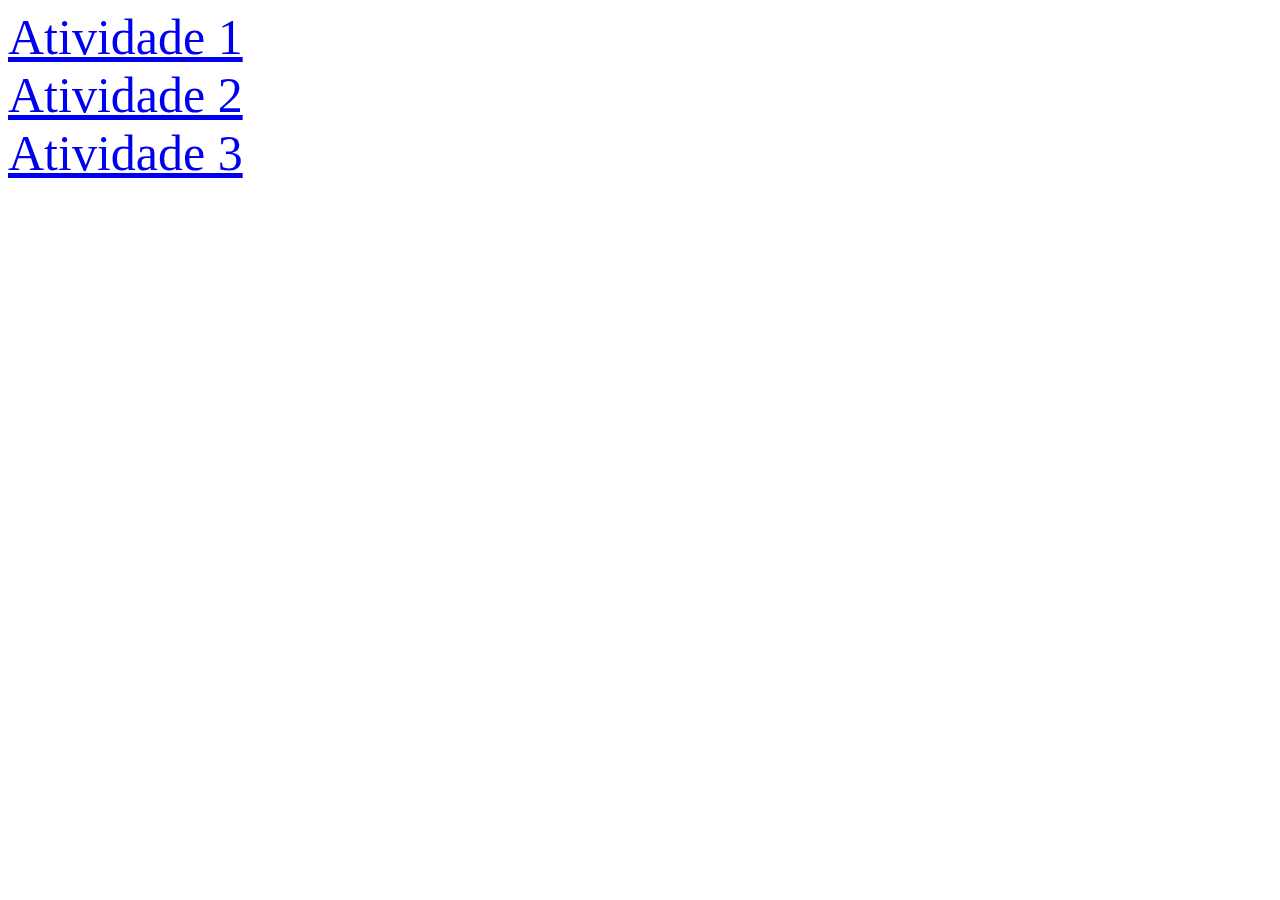
<file: index.html>
<!DOCTYPE html>
<html lang="en">
<head>
    <meta charset="UTF-8">
    <meta name="viewport" content="width=device-width, initial-scale=1.0">
    <title>Document</title>
    <style>
        a{
            font-size:50px;
        }
    </style>
</head>
<body>
    <a href="galeria em grid/index.html">Atividade 1</a>
    <br>
    <a href="galeria polaroid/index.html">Atividade 2</a>
    <br>
    <a href="galeria que mexe/index.html">Atividade 3</a>
</body>
</html>
</file>
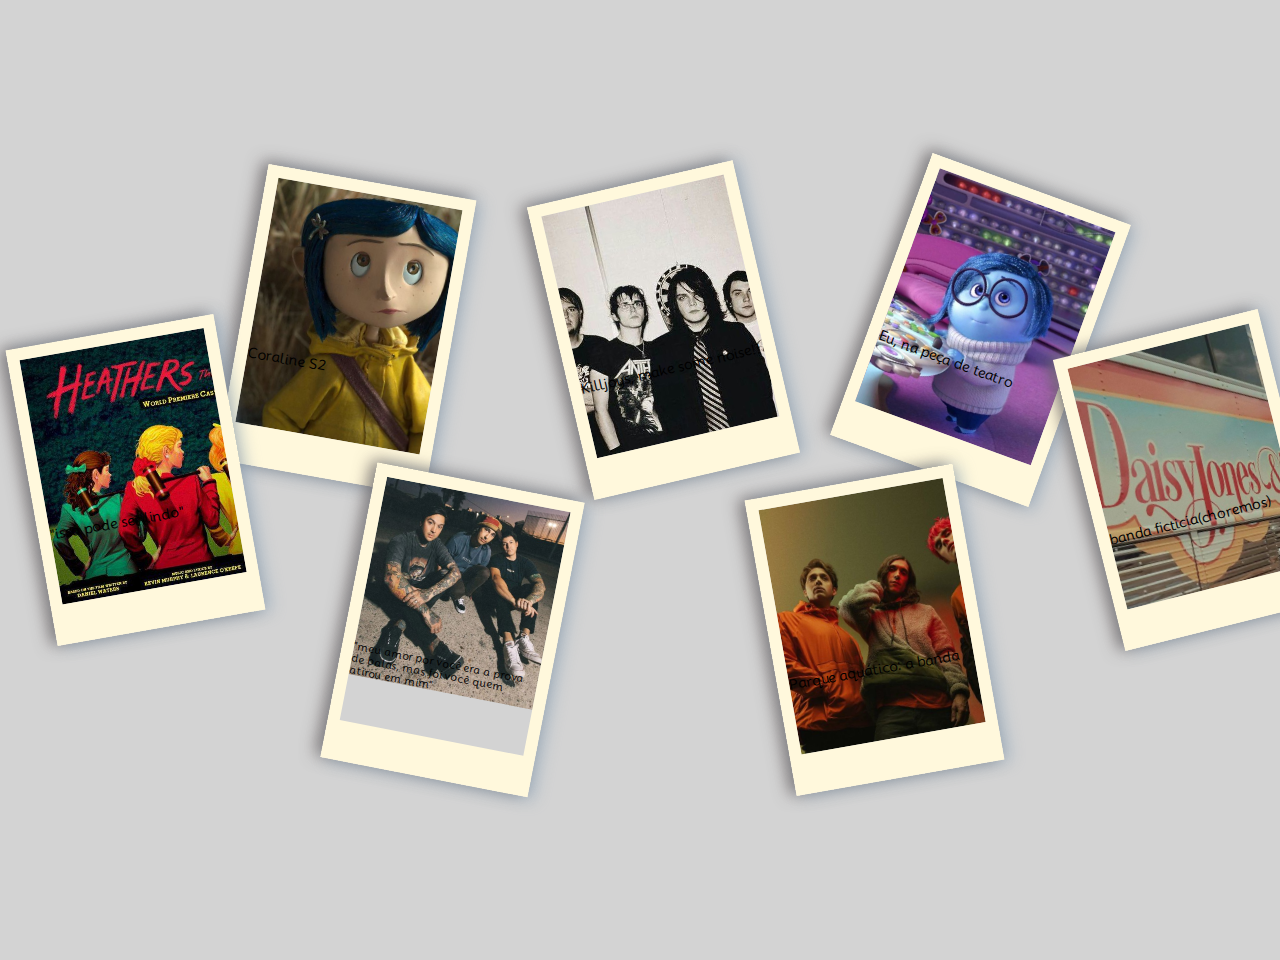
<file: galeria polaroid/index.html>
<!DOCTYPE html>
<html lang="en">
<head>
    <meta charset="UTF-8">
    <meta name="viewport" content="width=device-width, initial-scale=1.0">
    <title>Polaroid</title>
    <link rel="stylesheet" href="index.css">
    <link rel="preconnect" href="https://fonts.googleapis.com">
<link rel="preconnect" href="https://fonts.gstatic.com" crossorigin>
<link href="https://fonts.googleapis.com/css2?family=Mooli&display=swap" rel="stylesheet">
</head>
<body>
    <div class="parent">
        <div class="div1"> <p class="legenda"> Coraline S2 </p> </div>
        <div class="div2"> <p class="legenda"> Killjoys, make some noise!! </p> </div>
        <div class="div3"> <p class="legenda">Eu, na peça de teatro</p> </div>
        <div class="div4"> <p id="ptv">"meu amor por você era a prova de balas, mas foi você quem atirou em mim"</p> </div>
        <div class="div5"> <p class="legenda">Parque aquático: a banda </p> </div>
        <div class="div6"><p class="legenda"> "isso pode ser lindo" </p></div>
        <div class="div7"><p class="legenda">banda ficticia(choremos)</p></div>
    </div>
</body>
</html>
</file>
<file: galeria polaroid/index.css>
.parent {
    display: grid;
    grid-template-columns: repeat(12, 1fr);
    grid-template-rows: repeat(6, 1fr);
    grid-column-gap: 0px;
    grid-row-gap: 0px;
    width: 99vw;
    height: 100vh;
    }
    
    .div1 { grid-area: 2 / 3 / 4 / 5; }
    .div2 { grid-area: 2 / 6 / 4 / 8; }
    .div3 { grid-area: 2 / 9 / 4 / 11; }
    .div4 { grid-area: 4 / 4 / 6 / 6; }
    .div5 { grid-area: 4 / 8 / 6 / 10; }
    .div6 { grid-area: 3 / 1 / 5 / 3; }
    .div7 { grid-area: 3 / 11 / 5 / 13; }
body{
    background-color: rgb(211, 211, 211);
    overflow: hidden;
    background-position: center;
    background-size: cover;
    background-repeat: no-repeat;
    font-family: 'Mooli', sans-serif;
    margin: 30px;
}
.parent>div{
    border: solid cornsilk;
    border-width: 12px 12px 40px 12px;
    box-shadow: rgba(136, 165, 191, 0.48) 6px 2px 16px 0px, rgba(104, 96, 96, 0.8) -6px -2px 16px 0px;
}
.legenda{
    transform: translateY(155px);
    font-size: 14px;
}
#ptv{
    font-size: 10.5px;
    transform: translateY(155px);
}
.div1{
    background-image: url(fotos/coraline.jpg);
    background-size: cover;
    transform: rotate(10deg);
    transition: 0.5s;
}
.div1:hover{
    transform: rotate(0deg);
    transform: scale(1.5, 1.5);
    z-index: 1;
}
.div2{
    background-image: url(fotos/mcr.jpg);
    background-size: cover;
    transform: rotate(-13deg);
    transition: 0.5s;
}
.div2:hover{
    transform: rotate(0deg);
    transform: scale(1.5, 1.5);
    z-index: 1;
}
.div3{
    background-image: url(fotos/tristeza.jpg);
    background-size: cover;
    background-position: center;
    transform: rotate(20deg);
    transition: 0.5s;
}
.div3:hover{
    transform: rotate(0deg);
    transform: scale(1.5, 1.5);
    z-index: 1;
}
.div4{
    background-image: url(fotos/ptv.jpg);
    background-size: cover;
    background-repeat: no-repeat;
    background-position: 0px -80px;
    transform: rotate(11deg);
    transition: 0.5s;
}
.div4:hover{
    transform: rotate(0deg);
    transform: scale(1.5, 1.5);
    z-index: 1;
}
.div5{
    background-image: url(fotos/parks.jpg);
    background-size: cover;
    transform: rotate(-10deg);
    transition: 0.5s;
}
.div5:hover{
    transform: rotate(0deg);
    transform: scale(1.5, 1.5);
    z-index: 1;
}
.div6{
    background-image: url(fotos/heathers.jpg);
    background-size: cover;
    transform: rotate(-10deg);
    transition: 0.5s;
}
.div6:hover{
    transform: rotate(0deg);
    transform: scale(1.5, 1.5);
    z-index: 1;
}
.div7{
    background-image: url(fotos/daisyandthesix.jpg);
    background-size: cover;
    transform: rotate(-14deg);
    transition: 0.5s;
}
.div7:hover{
    transform: rotate(0deg);
    transform: scale(1.5, 1.5);
    z-index: 1;
}
</file>
